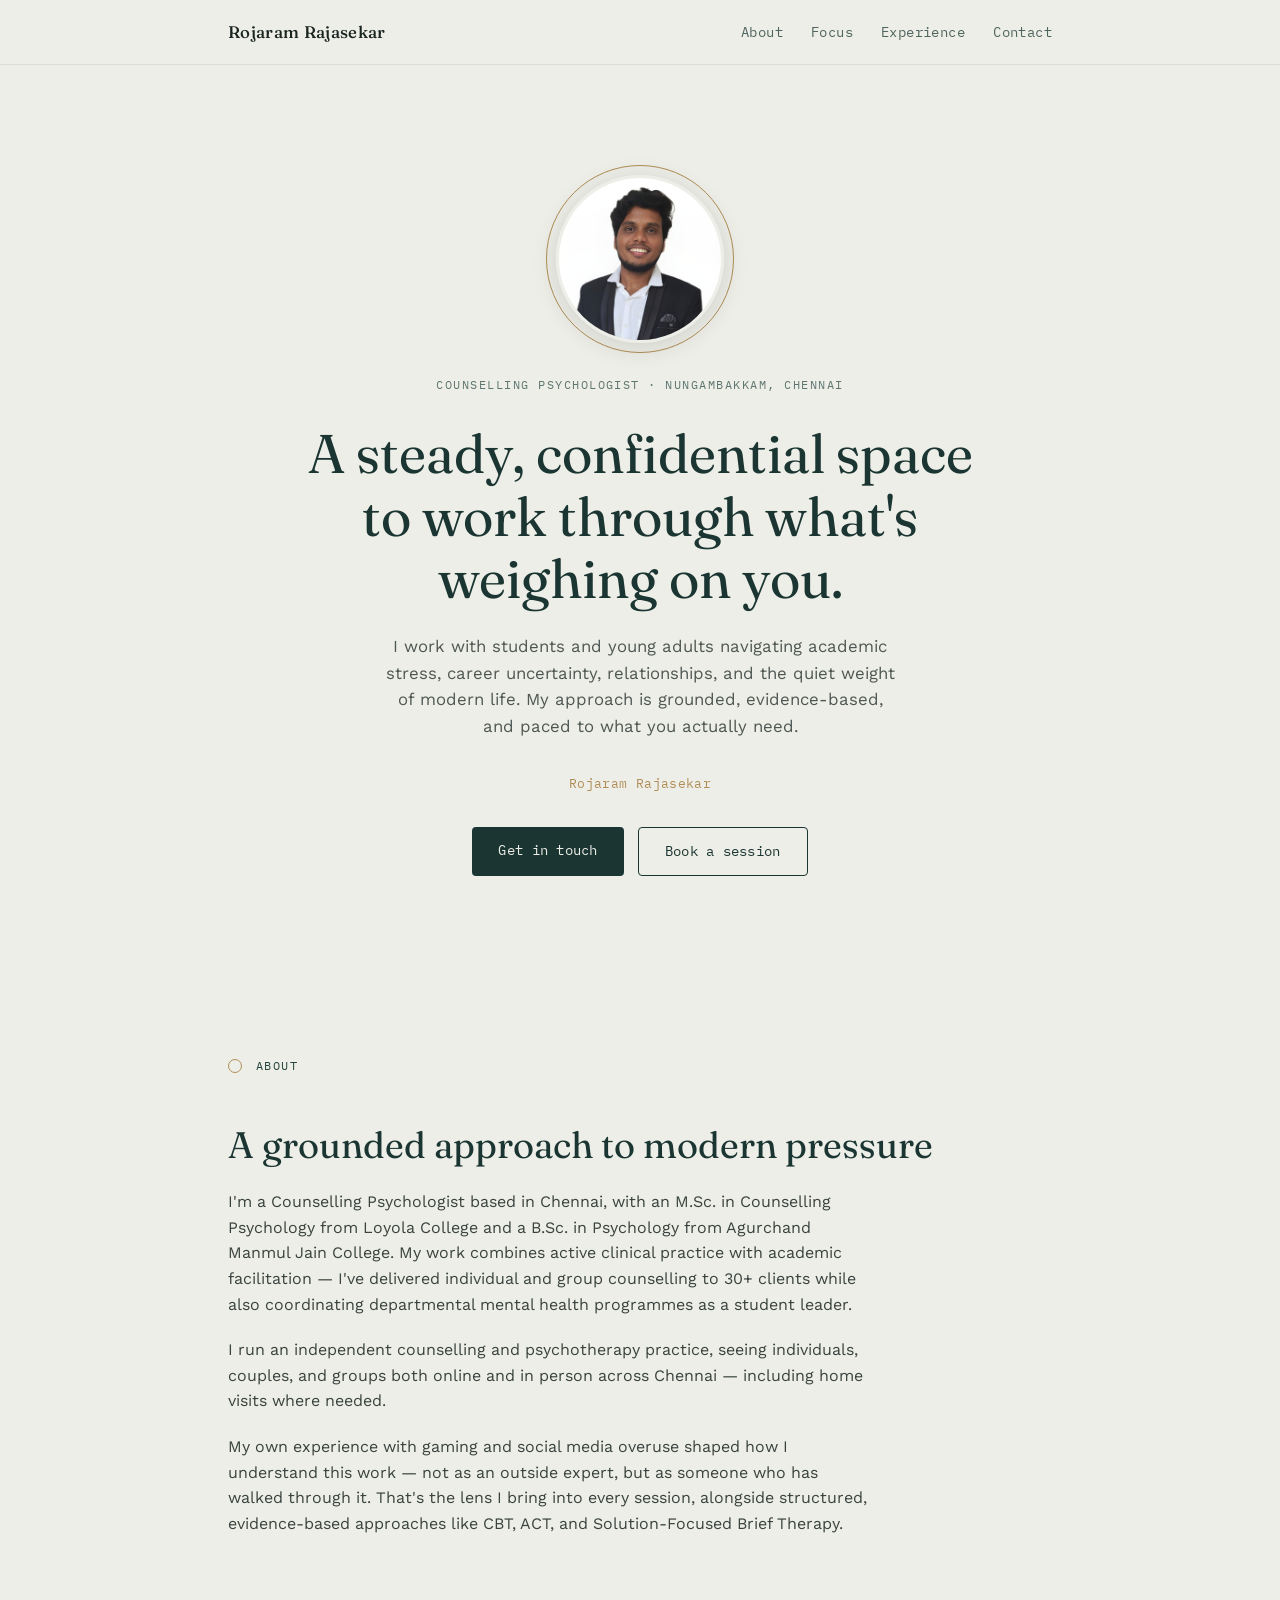
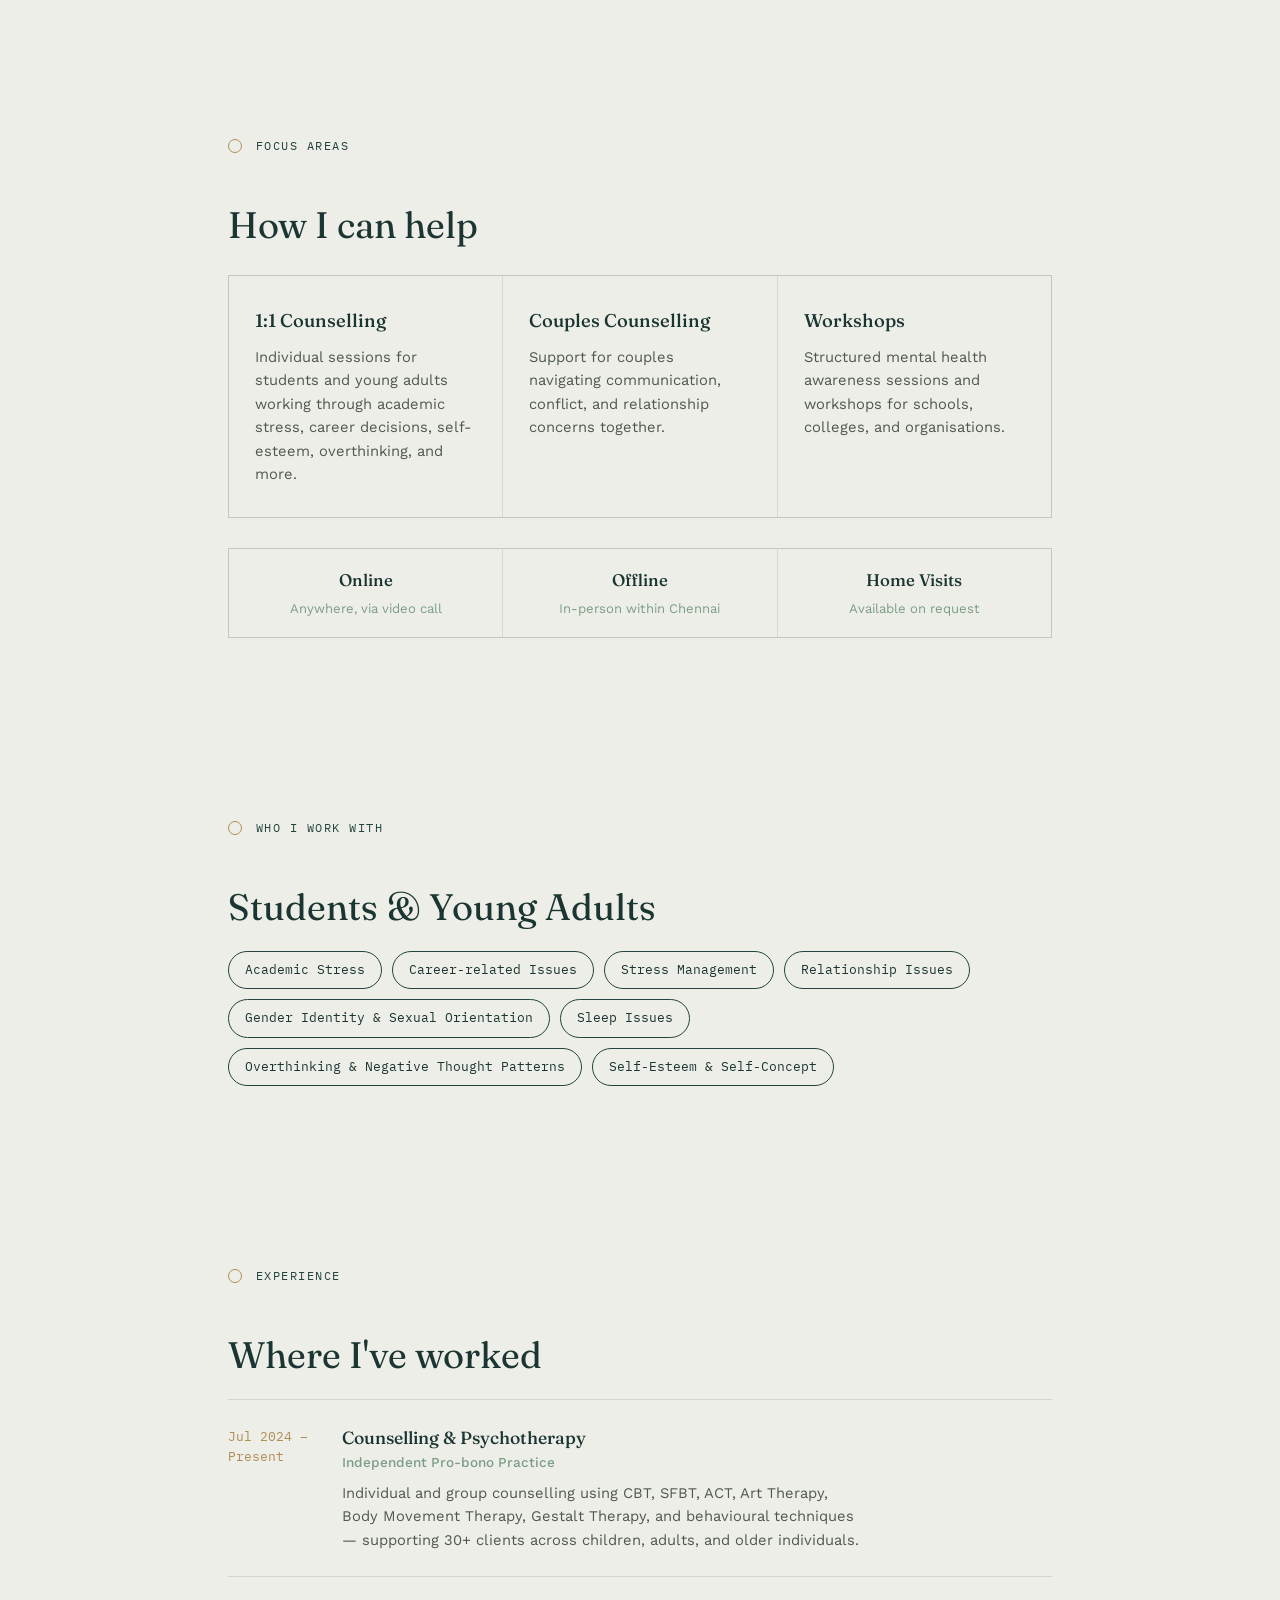
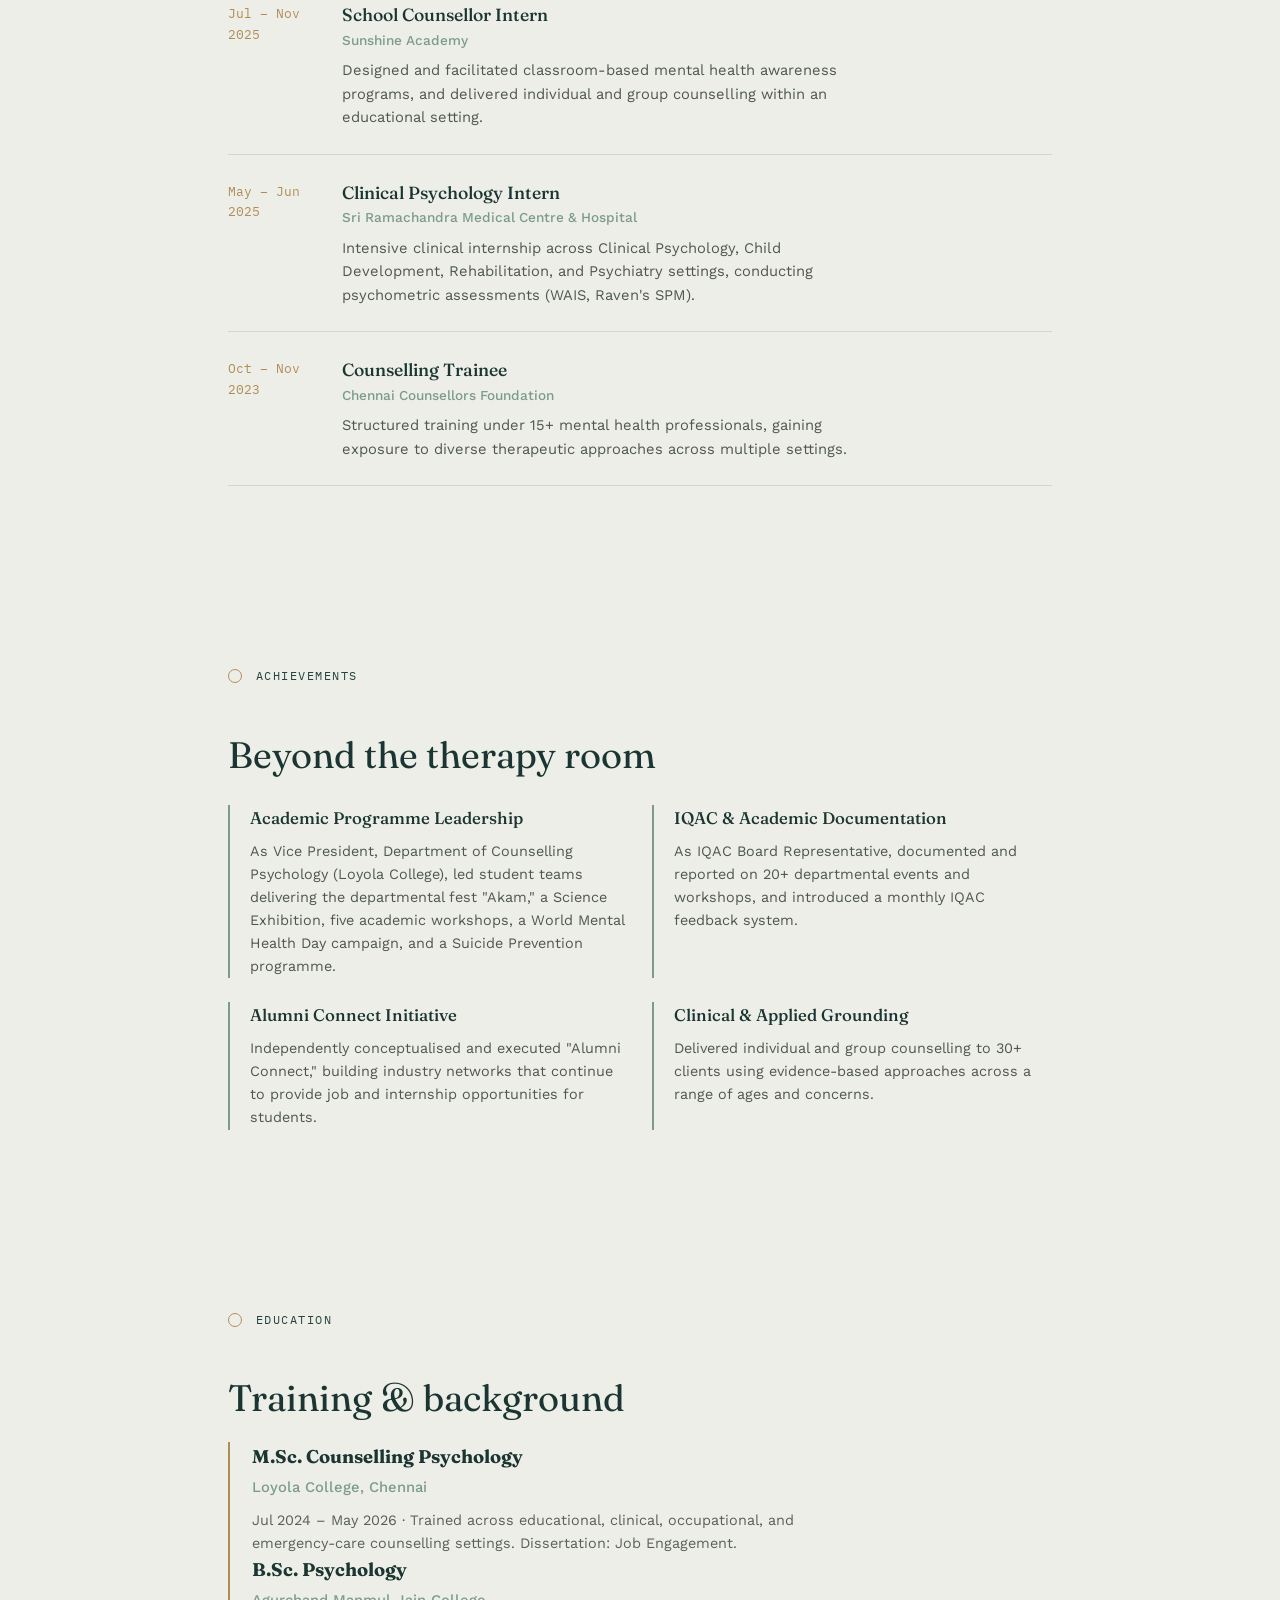
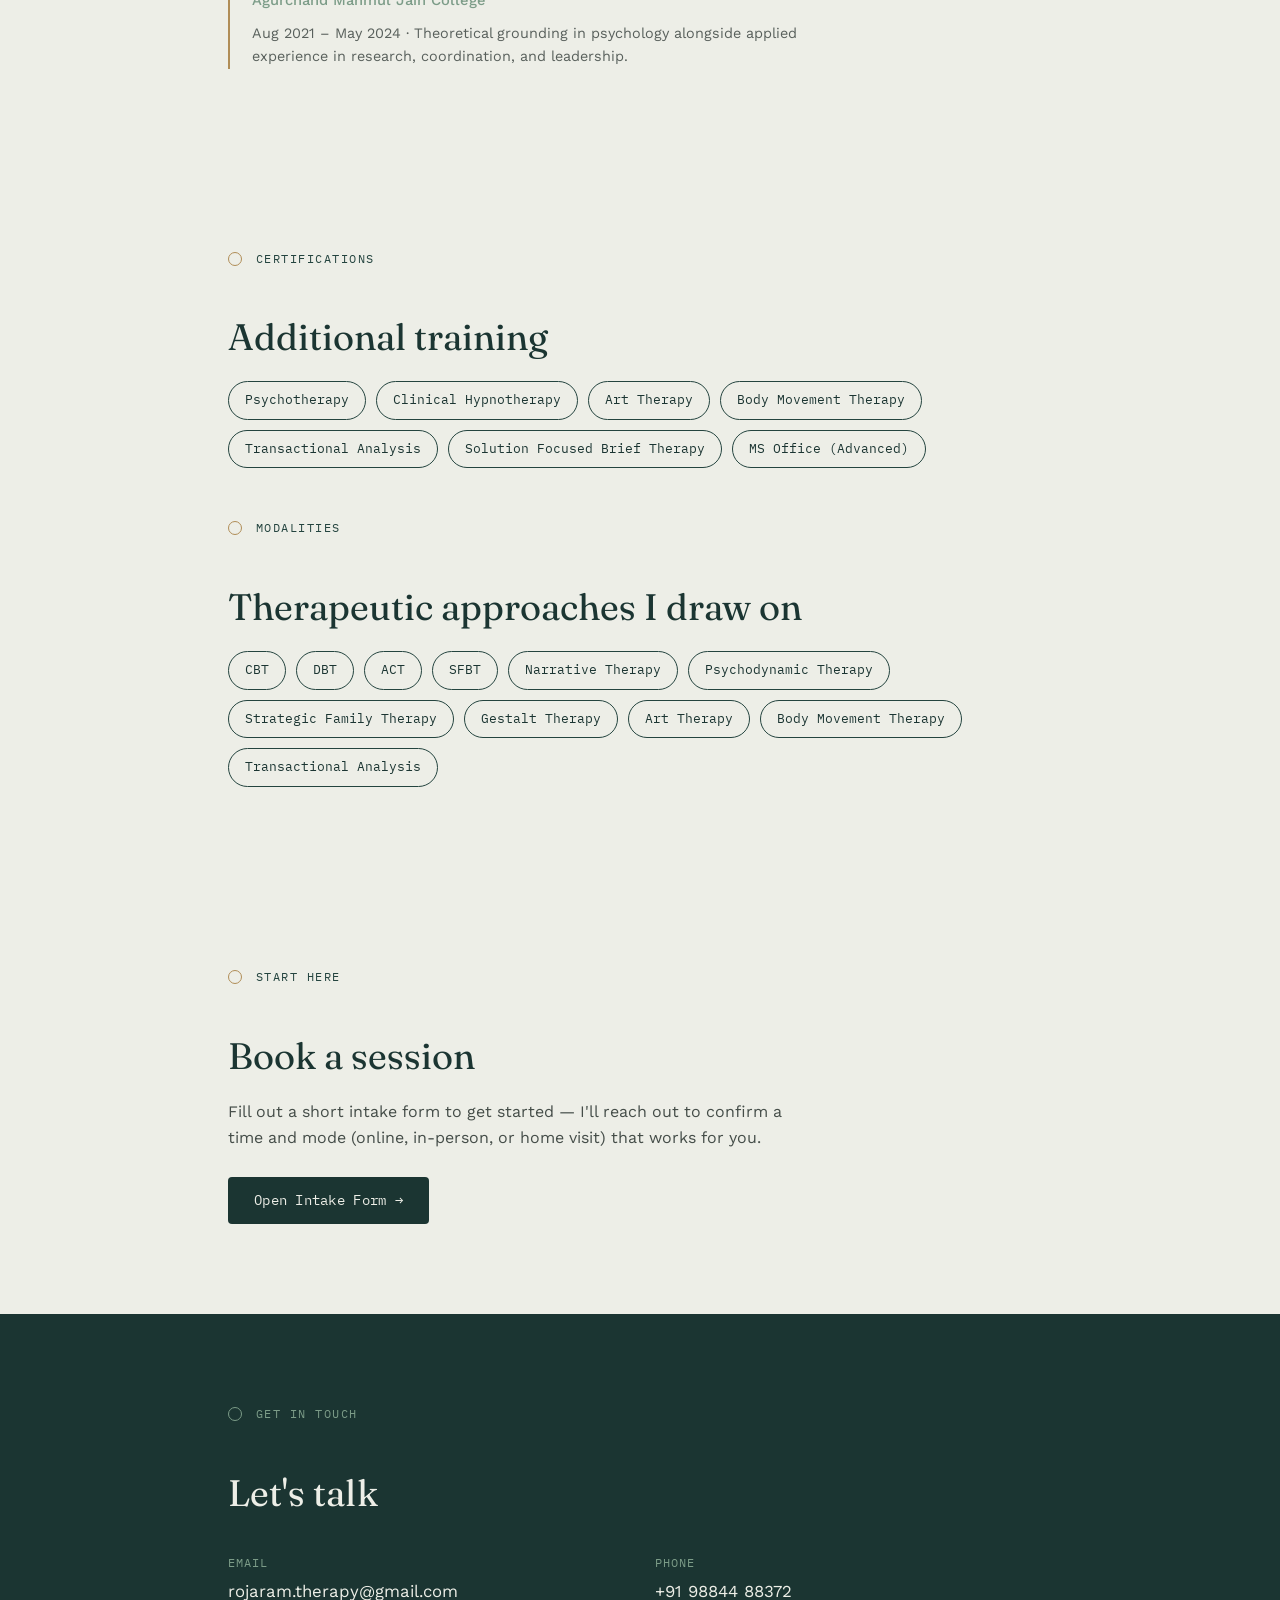
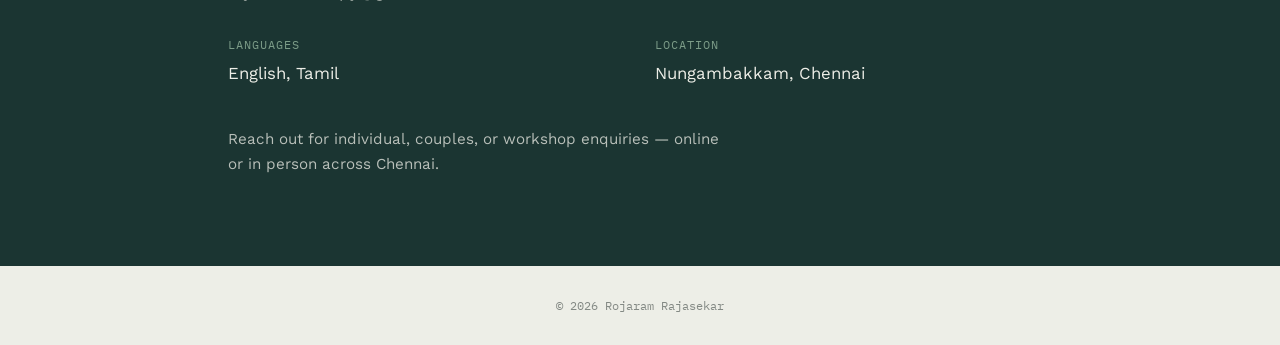
<file: index-2.html>
<!DOCTYPE html>
<html lang="en">
<head>
<meta charset="UTF-8">
<meta name="viewport" content="width=device-width, initial-scale=1.0">
<title>Rojaram Rajasekar — Counselling Psychologist in Chennai</title>
<meta name="description" content="Counselling Psychologist in Chennai for students & young adults. 1:1, couples counselling & workshops — online, offline, and home visits. Academic stress, career issues, relationships, self-esteem.">
<meta name="keywords" content="counsellor Chennai, counselling psychologist Chennai, student counselling, couples counselling Chennai, academic stress counselling, career counselling Chennai, therapist Nungambakkam">
<meta property="og:title" content="Rojaram Rajasekar — Counselling Psychologist in Chennai">
<meta property="og:description" content="1:1, couples counselling & workshops for students and young adults — online, offline, and home visits across Chennai.">
<meta property="og:type" content="website">
<meta name="robots" content="index, follow">
<link rel="stylesheet" href="styles.css">
<!-- ============================================================
     GOOGLE ANALYTICS
     Once you create your free GA4 property and get a Measurement ID
     (looks like G-XXXXXXXXXX), uncomment the two script tags below
     and replace G-XXXXXXXXXX with your real ID in both places.
============================================================
<script async src="https://www.googletagmanager.com/gtag/js?id=G-XXXXXXXXXX"></script>
<script>
  window.dataLayer = window.dataLayer || [];
  function gtag(){dataLayer.push(arguments);}
  gtag('js', new Date());
  gtag('config', 'G-XXXXXXXXXX');
</script>
============================================================ -->
</head>
<body>

<nav>
  <div class="wrap">
    <div class="nav-name" id="nav-name">—</div>
    <ul class="nav-links">
      <li><a href="#about">About</a></li>
      <li><a href="#services">Focus</a></li>
      <li><a href="#experience">Experience</a></li>
      <li><a href="#contact">Contact</a></li>
    </ul>
  </div>
</nav>

<header class="hero">
  <div class="hero-photo-wrap">
    <img class="hero-photo" id="hero-photo" src="" alt="">
    <div class="hero-photo-ring" aria-hidden="true"></div>
  </div>
  <p class="hero-eyebrow" id="hero-eyebrow">—</p>
  <h1 id="hero-title">—</h1>
  <p class="lead" id="hero-lead">—</p>
  <p class="hero-meta" id="hero-meta">—</p>
  <div class="hero-cta">
    <a href="#contact" class="btn-primary">Get in touch</a>
    <a href="#intake" class="btn-secondary">Book a session</a>
  </div>
</header>

<section id="about">
  <div class="wrap">
    <div class="eyebrow-row">
      <div class="breath-ring" aria-hidden="true"></div>
      <span class="eyebrow">About</span>
    </div>
    <h2 class="section-title">A grounded approach to modern pressure</h2>
    <div class="about-body" id="about-body"></div>
  </div>
</section>

<section id="services">
  <div class="wrap">
    <div class="eyebrow-row">
      <div class="breath-ring" aria-hidden="true"></div>
      <span class="eyebrow">Focus Areas</span>
    </div>
    <h2 class="section-title">How I can help</h2>
    <div class="services-grid" id="services-grid"></div>

    <div class="modes-row" id="modes-row"></div>
  </div>
</section>

<section id="specialization">
  <div class="wrap">
    <div class="eyebrow-row">
      <div class="breath-ring" aria-hidden="true"></div>
      <span class="eyebrow">Who I work with</span>
    </div>
    <h2 class="section-title" id="specialization-population">—</h2>
    <div class="tag-row" id="concerns-tags"></div>
  </div>
</section>

<section id="experience">
  <div class="wrap">
    <div class="eyebrow-row">
      <div class="breath-ring" aria-hidden="true"></div>
      <span class="eyebrow">Experience</span>
    </div>
    <h2 class="section-title">Where I've worked</h2>
    <div class="timeline" id="timeline"></div>
  </div>
</section>

<section id="achievements">
  <div class="wrap">
    <div class="eyebrow-row">
      <div class="breath-ring" aria-hidden="true"></div>
      <span class="eyebrow">Achievements</span>
    </div>
    <h2 class="section-title">Beyond the therapy room</h2>
    <div class="achievements-grid" id="achievements-grid"></div>
  </div>
</section>

<section id="education">
  <div class="wrap">
    <div class="eyebrow-row">
      <div class="breath-ring" aria-hidden="true"></div>
      <span class="eyebrow">Education</span>
    </div>
    <h2 class="section-title">Training & background</h2>
    <div id="education-list"></div>
  </div>
</section>

<section id="certifications">
  <div class="wrap">
    <div class="eyebrow-row">
      <div class="breath-ring" aria-hidden="true"></div>
      <span class="eyebrow">Certifications</span>
    </div>
    <h2 class="section-title">Additional training</h2>
    <div class="tag-row" id="cert-tags"></div>

    <div style="margin-top:50px;">
      <div class="eyebrow-row">
        <div class="breath-ring" aria-hidden="true"></div>
        <span class="eyebrow">Modalities</span>
      </div>
      <h2 class="section-title">Therapeutic approaches I draw on</h2>
      <div class="tag-row" id="modality-tags"></div>
    </div>
  </div>
</section>

<section id="intake">
  <div class="wrap">
    <div class="eyebrow-row">
      <div class="breath-ring" aria-hidden="true"></div>
      <span class="eyebrow">Start here</span>
    </div>
    <h2 class="section-title">Book a session</h2>
    <p class="intake-lead">Fill out a short intake form to get started — I'll reach out to confirm a time and mode (online, in-person, or home visit) that works for you.</p>
    <a href="#" id="intake-link" target="_blank" rel="noopener" class="btn-primary intake-btn">Open Intake Form →</a>
  </div>
</section>

<section class="contact-section" id="contact">
  <div class="wrap">
    <div class="eyebrow-row">
      <div class="breath-ring" aria-hidden="true"></div>
      <span class="eyebrow">Get in touch</span>
    </div>
    <h2 class="section-title">Let's talk</h2>
    <div class="contact-grid">
      <div class="contact-item">
        <div class="label">Email</div>
        <div class="value" id="contact-email">—</div>
      </div>
      <div class="contact-item">
        <div class="label">Phone</div>
        <div class="value" id="contact-phone">—</div>
      </div>
      <div class="contact-item">
        <div class="label">Languages</div>
        <div class="value" id="contact-languages">—</div>
      </div>
      <div class="contact-item">
        <div class="label">Location</div>
        <div class="value" id="contact-location">—</div>
      </div>
    </div>
    <p class="contact-note" id="contact-note"></p>
  </div>
</section>

<footer id="footer-text">—</footer>

<script src="content.js"></script>
<script src="render.js"></script>
</body>
</html>
</file>
<file: styles.css>
@import url('https://fonts.googleapis.com/css2?family=Fraunces:opsz,wght@9..144,300..700&family=Work+Sans:wght@300;400;500;600&family=IBM+Plex+Mono:wght@400;500&display=swap');

:root {
  --ink: #1A2421;
  --paper: #EDEEE7;
  --teal: #24443F;
  --teal-deep: #1B3532;
  --ochre: #B08D57;
  --sage: #7C9C88;
  --paper-dim: #E3E4DB;
}

* { margin: 0; padding: 0; box-sizing: border-box; }

html { scroll-behavior: smooth; }

body {
  background: var(--paper);
  color: var(--ink);
  font-family: 'Work Sans', sans-serif;
  font-weight: 400;
  line-height: 1.6;
  overflow-x: hidden;
}

@media (prefers-reduced-motion: reduce) {
  * { animation: none !important; transition: none !important; }
}

a { color: inherit; }

.wrap {
  max-width: 880px;
  margin: 0 auto;
  padding: 0 28px;
}

/* ---------- Breathing ring signature element ---------- */
.breath-ring {
  position: relative;
  width: 14px;
  height: 14px;
  border-radius: 50%;
  border: 1.5px solid var(--ochre);
  flex-shrink: 0;
}
.breath-ring::before {
  content: '';
  position: absolute;
  inset: -8px;
  border-radius: 50%;
  border: 1px solid var(--ochre);
  opacity: 0;
  animation: breathe 4s ease-in-out infinite;
}
@keyframes breathe {
  0%   { transform: scale(0.6); opacity: 0; }
  30%  { opacity: 0.55; }
  70%  { opacity: 0; }
  100% { transform: scale(1.6); opacity: 0; }
}

.hero-ring {
  width: 120px;
  height: 120px;
  border: 1px solid var(--ochre);
  margin: 0 auto 40px;
}
.hero-ring::before { inset: -20px; }
.hero-ring::after {
  content: '';
  position: absolute;
  inset: -40px;
  border-radius: 50%;
  border: 1px solid var(--sage);
  opacity: 0;
  animation: breathe 4s ease-in-out infinite;
  animation-delay: 1.3s;
}

/* ---------- Nav ---------- */
nav {
  position: sticky;
  top: 0;
  z-index: 50;
  background: rgba(237,238,231,0.9);
  backdrop-filter: blur(6px);
  border-bottom: 1px solid rgba(26,36,33,0.08);
}
nav .wrap {
  display: flex;
  justify-content: space-between;
  align-items: center;
  height: 64px;
}
.nav-name {
  font-family: 'Fraunces', serif;
  font-weight: 500;
  font-size: 1.05rem;
  letter-spacing: 0.02em;
}
.nav-links { display: flex; gap: 28px; list-style: none; }
.nav-links a {
  text-decoration: none;
  font-size: 0.85rem;
  font-family: 'IBM Plex Mono', monospace;
  color: var(--teal-deep);
  letter-spacing: 0.03em;
  opacity: 0.75;
  transition: opacity 0.2s;
}
.nav-links a:hover { opacity: 1; }
.nav-links a:focus-visible,
a:focus-visible,
button:focus-visible {
  outline: 2px solid var(--ochre);
  outline-offset: 3px;
}

/* ---------- Hero photo ---------- */
.hero-photo-wrap {
  position: relative;
  width: 168px;
  height: 168px;
  margin: 0 auto 32px;
}
.hero-photo {
  width: 100%;
  height: 100%;
  border-radius: 50%;
  object-fit: cover;
  border: 3px solid var(--paper);
  box-shadow: 0 4px 24px rgba(26,36,33,0.15);
  position: relative;
  z-index: 2;
}
.hero-photo-ring {
  position: absolute;
  inset: -10px;
  border-radius: 50%;
  border: 1px solid var(--ochre);
  z-index: 1;
}
.hero-photo-ring::before {
  content: '';
  position: absolute;
  inset: -14px;
  border-radius: 50%;
  border: 1px solid var(--sage);
  opacity: 0;
  animation: breathe 4s ease-in-out infinite;
}

/* ---------- CTAs ---------- */
.hero-cta {
  margin-top: 32px;
  display: flex;
  gap: 14px;
  justify-content: center;
  flex-wrap: wrap;
}
.btn-primary, .btn-secondary {
  display: inline-block;
  padding: 13px 26px;
  font-family: 'IBM Plex Mono', monospace;
  font-size: 0.85rem;
  letter-spacing: 0.02em;
  text-decoration: none;
  border-radius: 4px;
  transition: transform 0.2s, opacity 0.2s;
}
.btn-primary {
  background: var(--teal-deep);
  color: var(--paper);
}
.btn-secondary {
  background: transparent;
  color: var(--teal-deep);
  border: 1px solid var(--teal-deep);
}
.btn-primary:hover, .btn-secondary:hover { transform: translateY(-2px); opacity: 0.9; }

/* ---------- Hero ---------- */
.hero {
  text-align: center;
  padding: 110px 28px 90px;
  position: relative;
}
.hero-eyebrow {
  font-family: 'IBM Plex Mono', monospace;
  font-size: 0.78rem;
  letter-spacing: 0.12em;
  text-transform: uppercase;
  color: var(--teal);
  opacity: 0.7;
  margin-bottom: 28px;
}
.hero h1 {
  font-family: 'Fraunces', serif;
  font-weight: 400;
  font-size: clamp(2.2rem, 5vw, 3.4rem);
  line-height: 1.15;
  max-width: 720px;
  margin: 0 auto 22px;
  color: var(--teal-deep);
}
.hero p.lead {
  max-width: 520px;
  margin: 0 auto;
  font-size: 1.05rem;
  color: rgba(26,36,33,0.75);
}
.hero-meta {
  margin-top: 34px;
  font-family: 'IBM Plex Mono', monospace;
  font-size: 0.8rem;
  color: var(--ochre);
  letter-spacing: 0.03em;
}

/* ---------- Section shell ---------- */
section { padding: 90px 0; }
.eyebrow-row {
  display: flex;
  align-items: center;
  gap: 14px;
  margin-bottom: 40px;
}
.eyebrow {
  font-family: 'IBM Plex Mono', monospace;
  font-size: 0.78rem;
  letter-spacing: 0.12em;
  text-transform: uppercase;
  color: var(--teal);
}
h2.section-title {
  font-family: 'Fraunces', serif;
  font-weight: 400;
  font-size: clamp(1.7rem, 3.5vw, 2.3rem);
  color: var(--teal-deep);
  margin-bottom: 14px;
}

/* ---------- About ---------- */
.about-body p {
  max-width: 640px;
  margin-bottom: 20px;
  color: rgba(26,36,33,0.85);
}

/* ---------- Services grid ---------- */
.services-grid {
  display: grid;
  grid-template-columns: repeat(auto-fit, minmax(240px, 1fr));
  gap: 1px;
  background: rgba(26,36,33,0.1);
  border: 1px solid rgba(26,36,33,0.1);
  margin-top: 20px;
}
.service-card {
  background: var(--paper);
  padding: 30px 26px;
  transition: background 0.25s;
}
.service-card:hover { background: var(--paper-dim); }
.service-card h3 {
  font-family: 'Fraunces', serif;
  font-weight: 500;
  font-size: 1.15rem;
  margin-bottom: 10px;
  color: var(--teal-deep);
}
.service-card p {
  font-size: 0.92rem;
  color: rgba(26,36,33,0.75);
}

/* ---------- Modes of therapy ---------- */
.modes-row {
  display: flex;
  gap: 1px;
  margin-top: 30px;
  background: rgba(26,36,33,0.1);
  border: 1px solid rgba(26,36,33,0.1);
  flex-wrap: wrap;
}
.mode-item {
  flex: 1;
  min-width: 150px;
  background: var(--paper);
  padding: 18px 20px;
  text-align: center;
}
.mode-label {
  display: block;
  font-family: 'Fraunces', serif;
  font-weight: 500;
  font-size: 1.05rem;
  color: var(--teal-deep);
}
.mode-note {
  display: block;
  font-size: 0.82rem;
  color: var(--sage);
  margin-top: 4px;
}

/* ---------- Achievements ---------- */
.achievements-grid {
  display: grid;
  grid-template-columns: repeat(auto-fit, minmax(260px, 1fr));
  gap: 24px;
  margin-top: 20px;
}
.achievement-card {
  border-left: 2px solid var(--sage);
  padding-left: 20px;
}
.achievement-card h3 {
  font-family: 'Fraunces', serif;
  font-weight: 500;
  font-size: 1.05rem;
  color: var(--teal-deep);
  margin-bottom: 8px;
}
.achievement-card p {
  font-size: 0.9rem;
  color: rgba(26,36,33,0.75);
}

/* ---------- Intake ---------- */
.intake-lead {
  max-width: 560px;
  color: rgba(26,36,33,0.8);
  margin-bottom: 26px;
}
.intake-btn { display: inline-block; }

/* ---------- Experience timeline ---------- */
.timeline { margin-top: 10px; }
.timeline-item {
  display: grid;
  grid-template-columns: 90px 1fr;
  gap: 24px;
  padding: 24px 0;
  border-top: 1px solid rgba(26,36,33,0.12);
}
.timeline-item:last-child { border-bottom: 1px solid rgba(26,36,33,0.12); }
.timeline-year {
  font-family: 'IBM Plex Mono', monospace;
  font-size: 0.8rem;
  color: var(--ochre);
  padding-top: 3px;
}
.timeline-item h3 {
  font-family: 'Fraunces', serif;
  font-weight: 500;
  font-size: 1.1rem;
  color: var(--teal-deep);
}
.timeline-item .org {
  font-size: 0.85rem;
  color: var(--sage);
  margin-bottom: 8px;
  font-weight: 500;
}
.timeline-item p.desc {
  font-size: 0.92rem;
  color: rgba(26,36,33,0.75);
  max-width: 520px;
}

/* ---------- Education ---------- */
.edu-item {
  border-left: 2px solid var(--ochre);
  padding-left: 22px;
  max-width: 620px;
}
.edu-item h3 {
  font-family: 'Fraunces', serif;
  font-size: 1.15rem;
  color: var(--teal-deep);
  margin-bottom: 4px;
}
.edu-item .inst { color: var(--sage); font-weight: 500; margin-bottom: 10px; font-size: 0.92rem;}
.edu-item .note { font-size: 0.9rem; color: rgba(26,36,33,0.7); }

/* ---------- Certifications / Modalities ---------- */
.tag-row { display: flex; flex-wrap: wrap; gap: 10px; margin-top: 10px; }
.tag {
  font-family: 'IBM Plex Mono', monospace;
  font-size: 0.8rem;
  padding: 8px 16px;
  border: 1px solid var(--teal);
  color: var(--teal-deep);
  border-radius: 999px;
  background: transparent;
}

/* ---------- Contact (dark) ---------- */
.contact-section {
  background: var(--teal-deep);
  color: var(--paper);
}
.contact-section .eyebrow { color: var(--sage); }
.contact-section h2.section-title { color: var(--paper); }
.contact-section .breath-ring { border-color: var(--sage); }
.contact-section .breath-ring::before { border-color: var(--sage); }
.contact-grid {
  display: grid;
  grid-template-columns: 1fr 1fr;
  gap: 30px;
  margin-top: 30px;
}
.contact-item .label {
  font-family: 'IBM Plex Mono', monospace;
  font-size: 0.75rem;
  text-transform: uppercase;
  letter-spacing: 0.08em;
  color: var(--sage);
  margin-bottom: 6px;
}
.contact-item .value { font-size: 1.05rem; }
.contact-note {
  margin-top: 40px;
  max-width: 500px;
  color: rgba(237,238,231,0.75);
  font-size: 0.95rem;
}

footer {
  text-align: center;
  padding: 30px 28px;
  font-family: 'IBM Plex Mono', monospace;
  font-size: 0.75rem;
  color: rgba(26,36,33,0.5);
  background: var(--paper);
}

@media (max-width: 640px) {
  .contact-grid { grid-template-columns: 1fr; }
  .timeline-item { grid-template-columns: 70px 1fr; }
  .nav-links { gap: 16px; }
}
</file>
